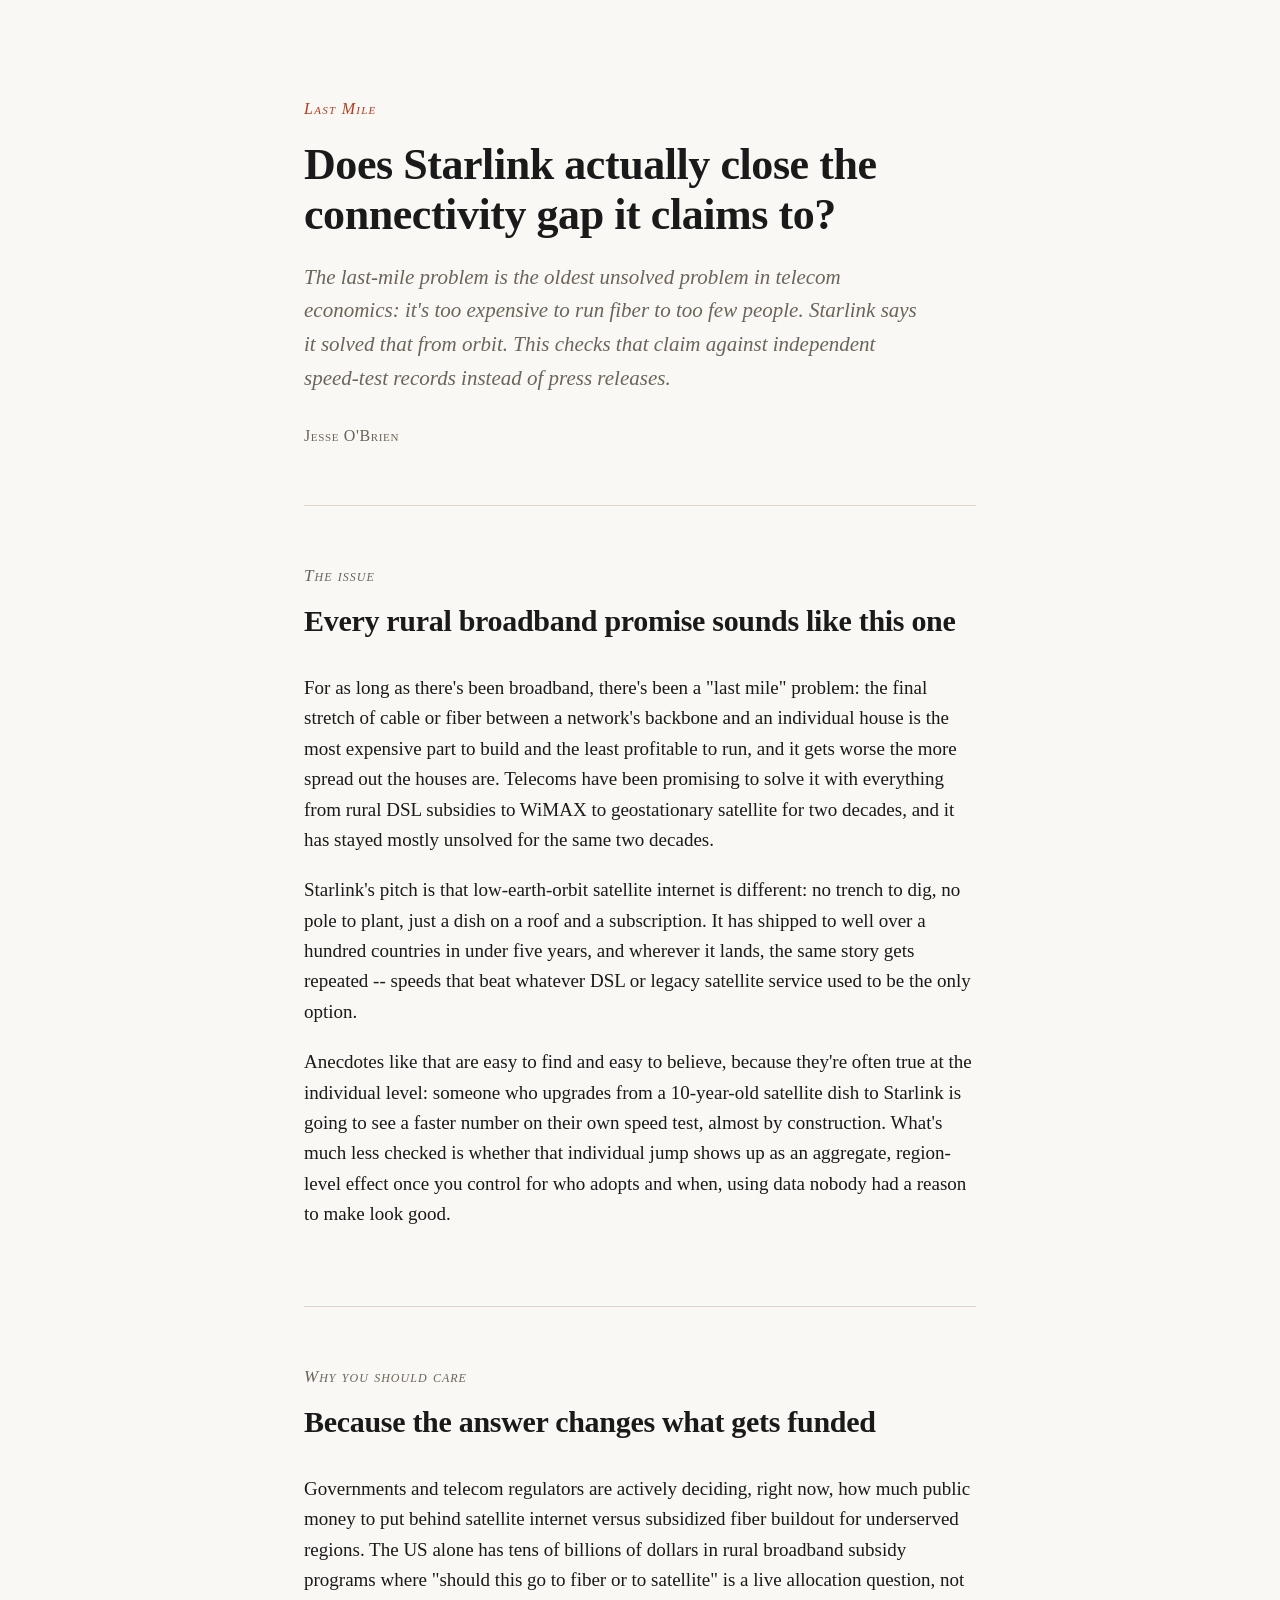
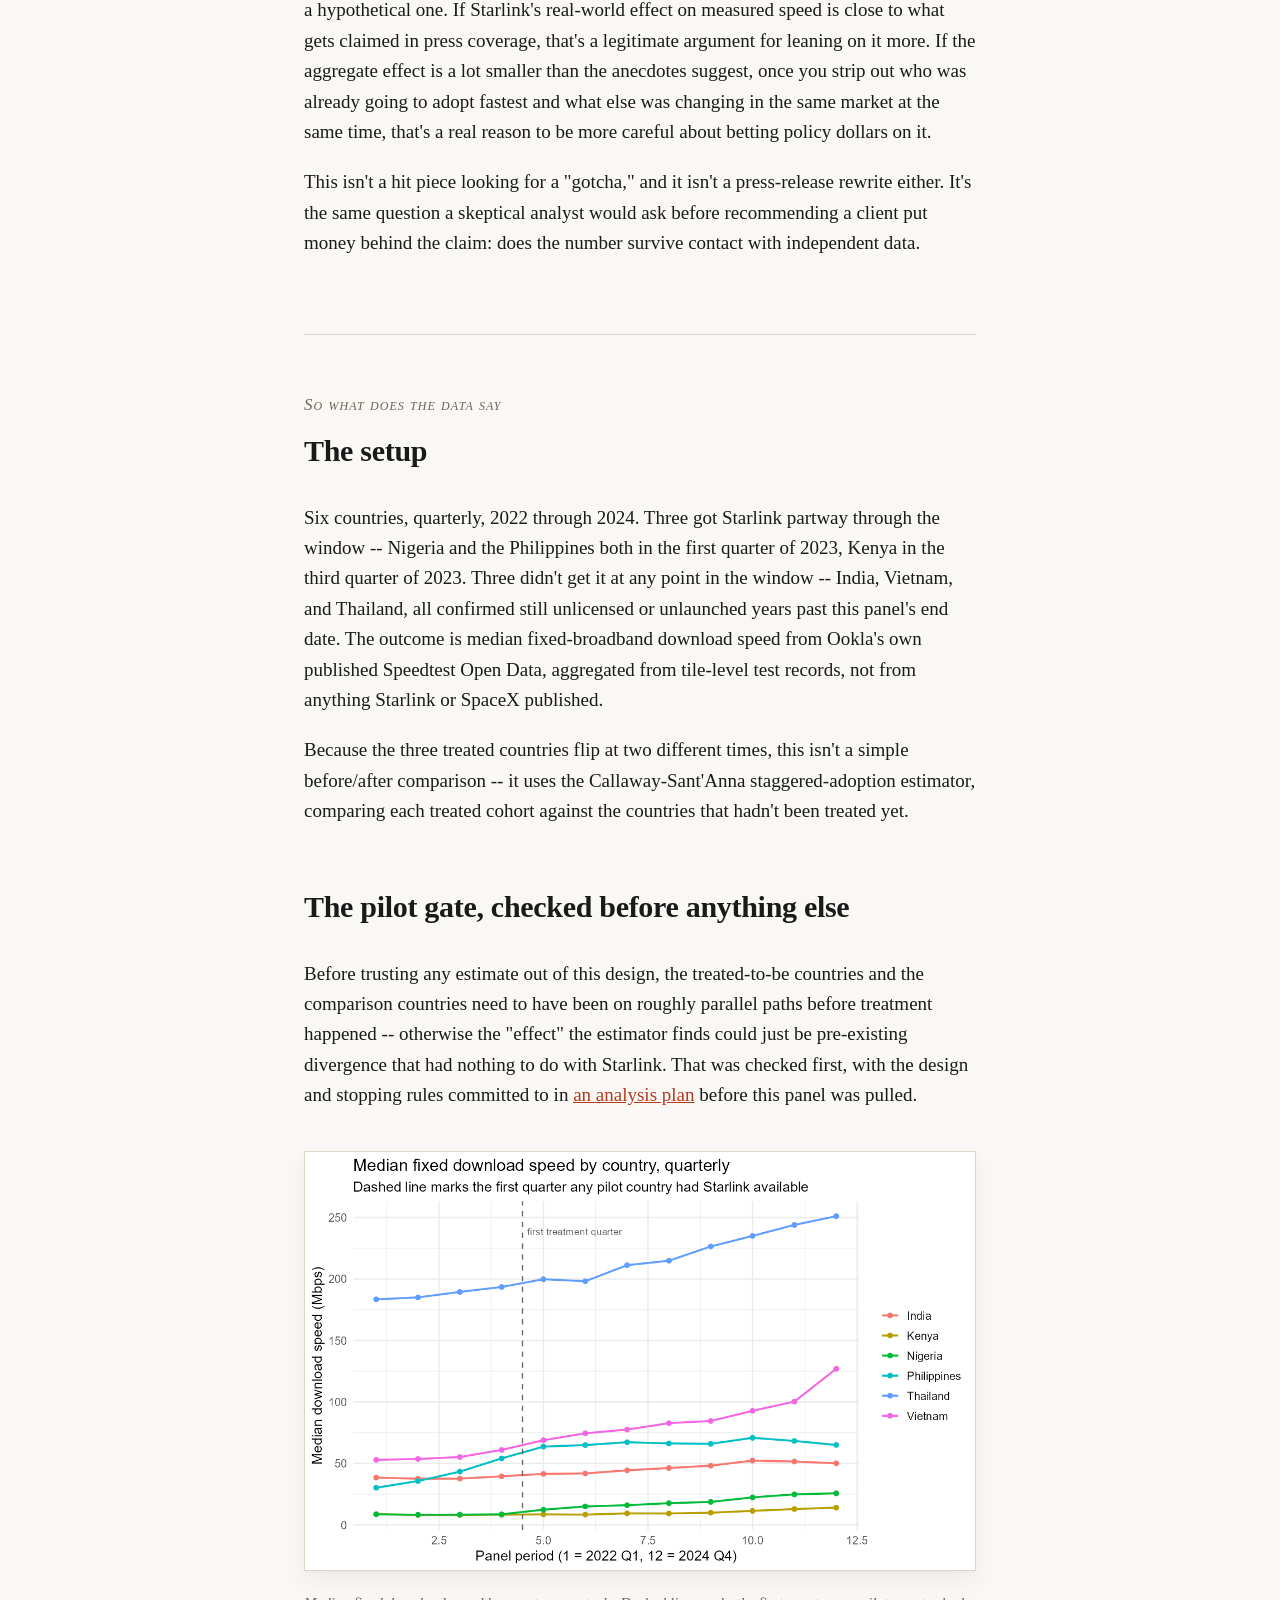
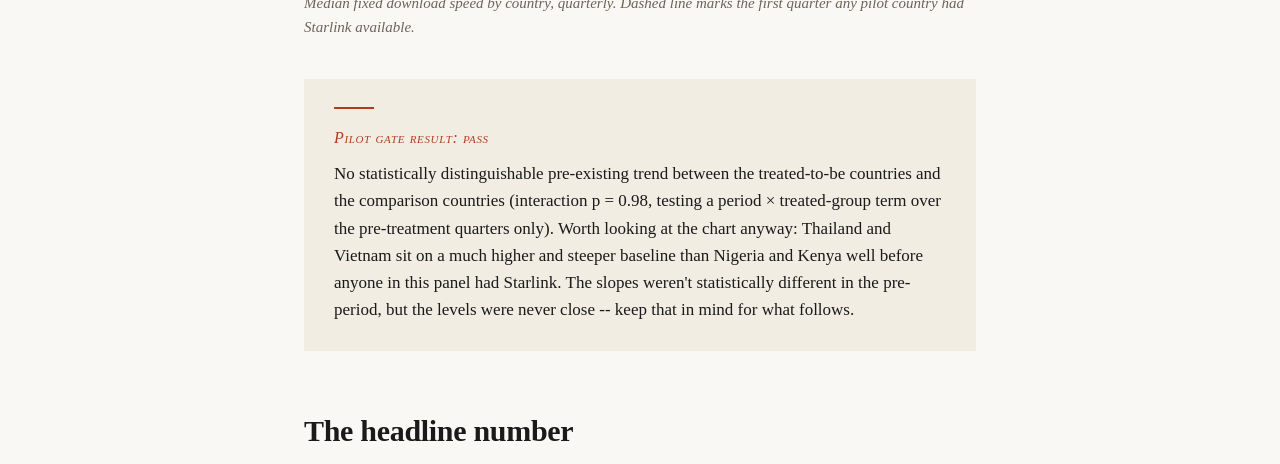
<file: index.html>
<!doctype html>
<html lang="en">
<head>
<meta charset="utf-8">
<title>Last Mile</title>
<meta http-equiv="refresh" content="0; url=site/">
<link rel="canonical" href="site/">
</head>
<body>
<p>Redirecting to <a href="site/">the write-up</a>.</p>
</body>
</html>
</file>
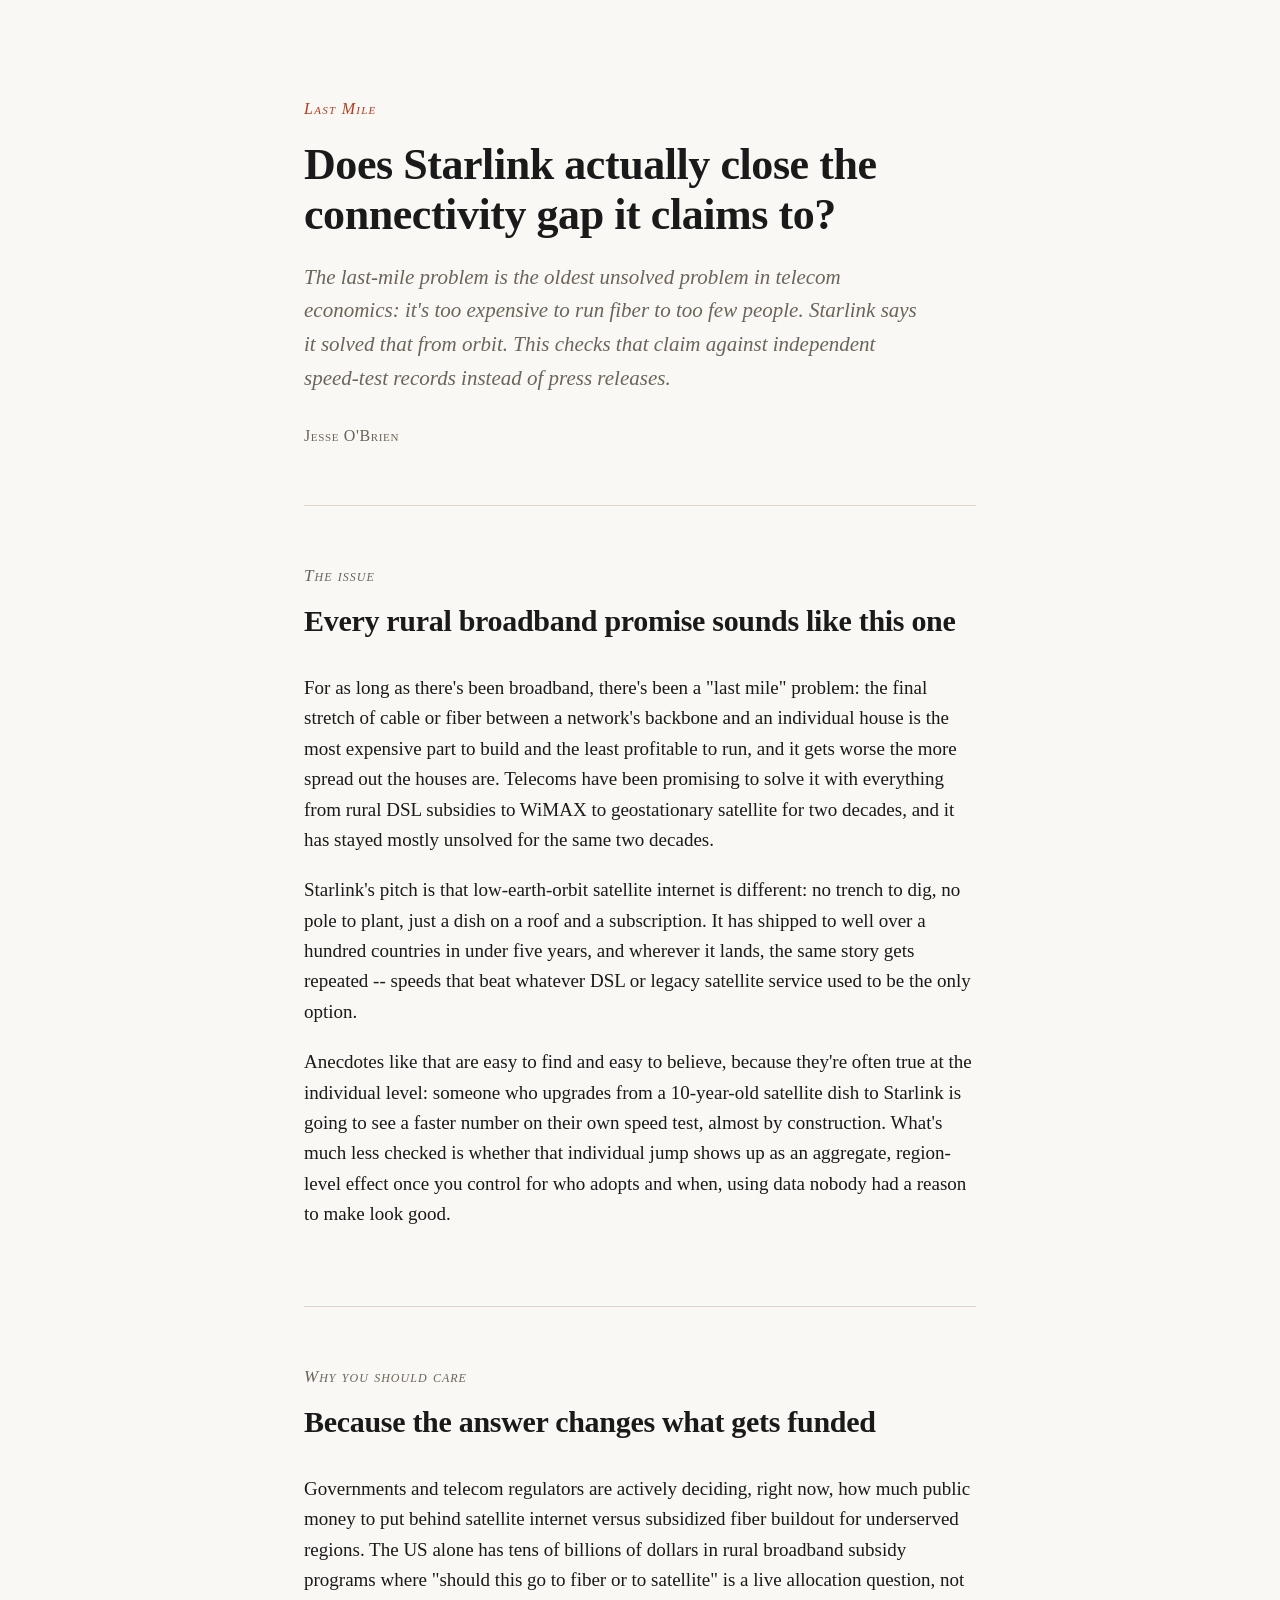
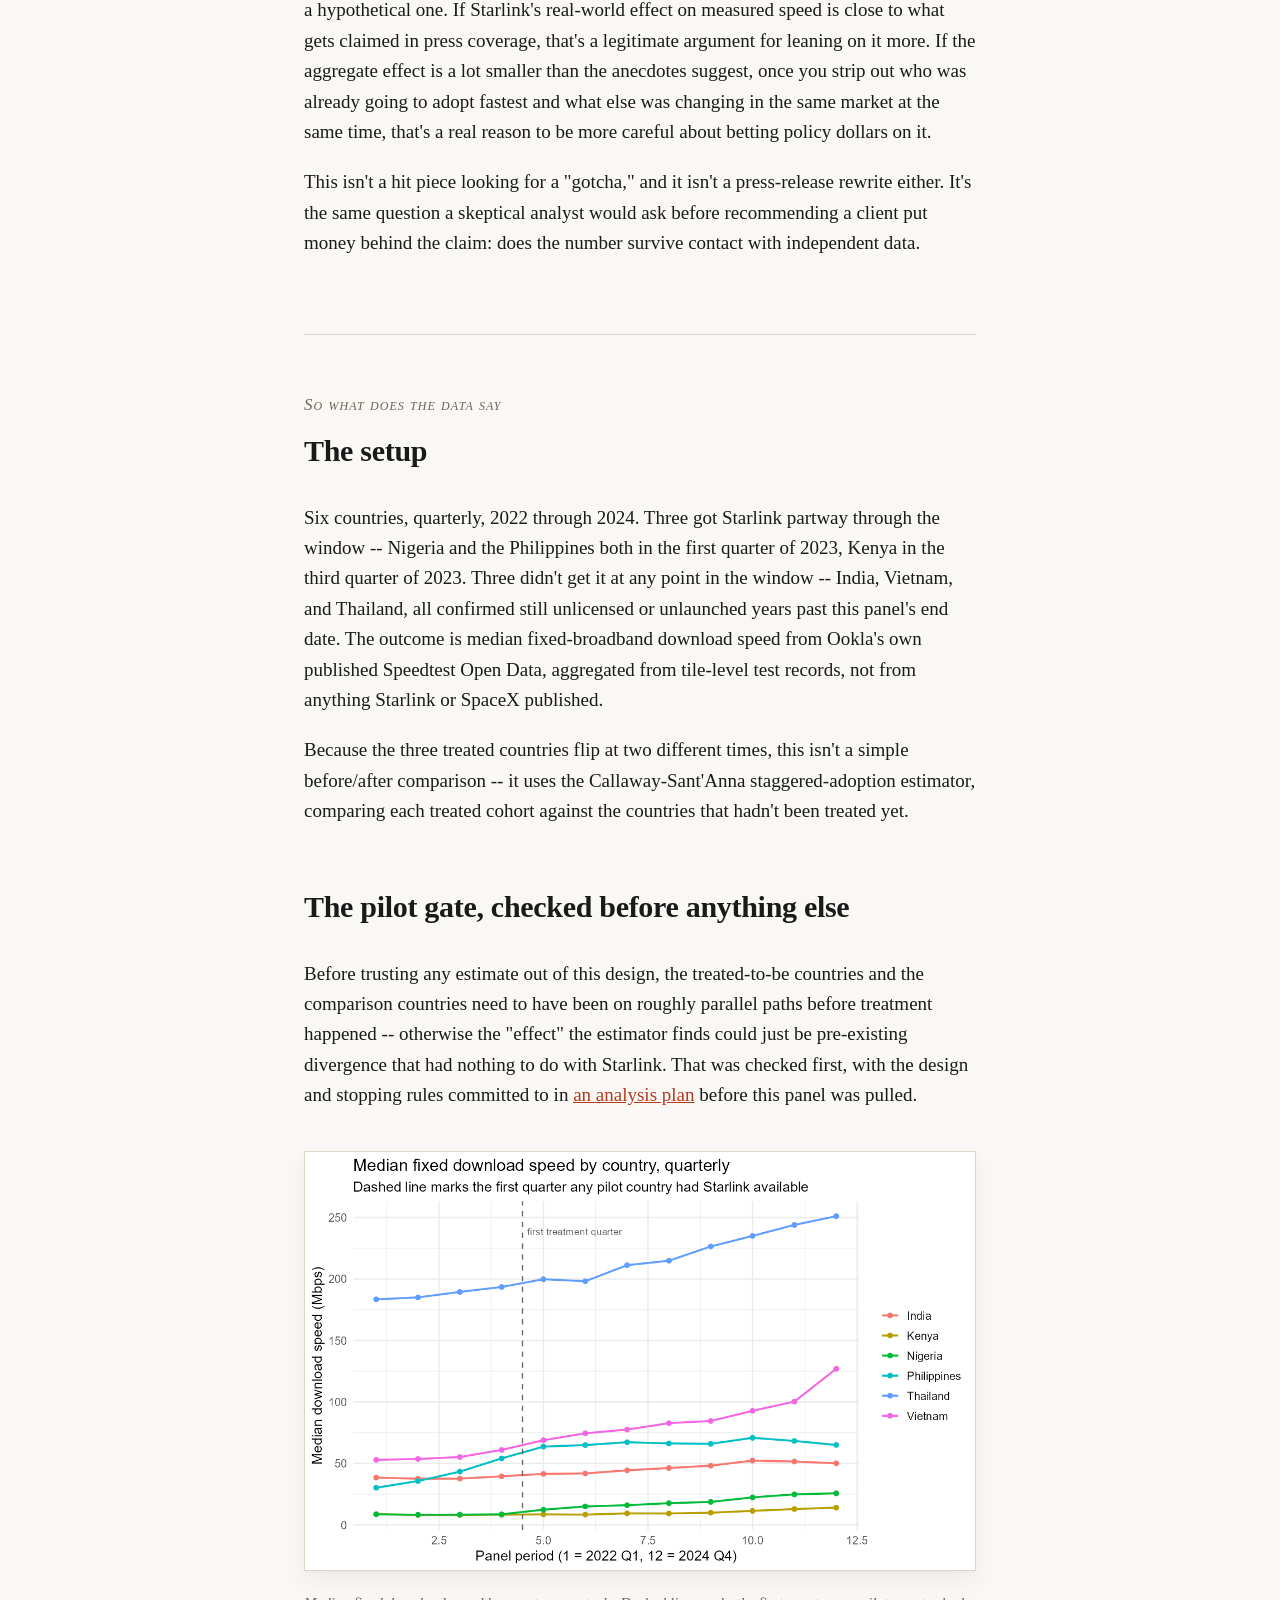
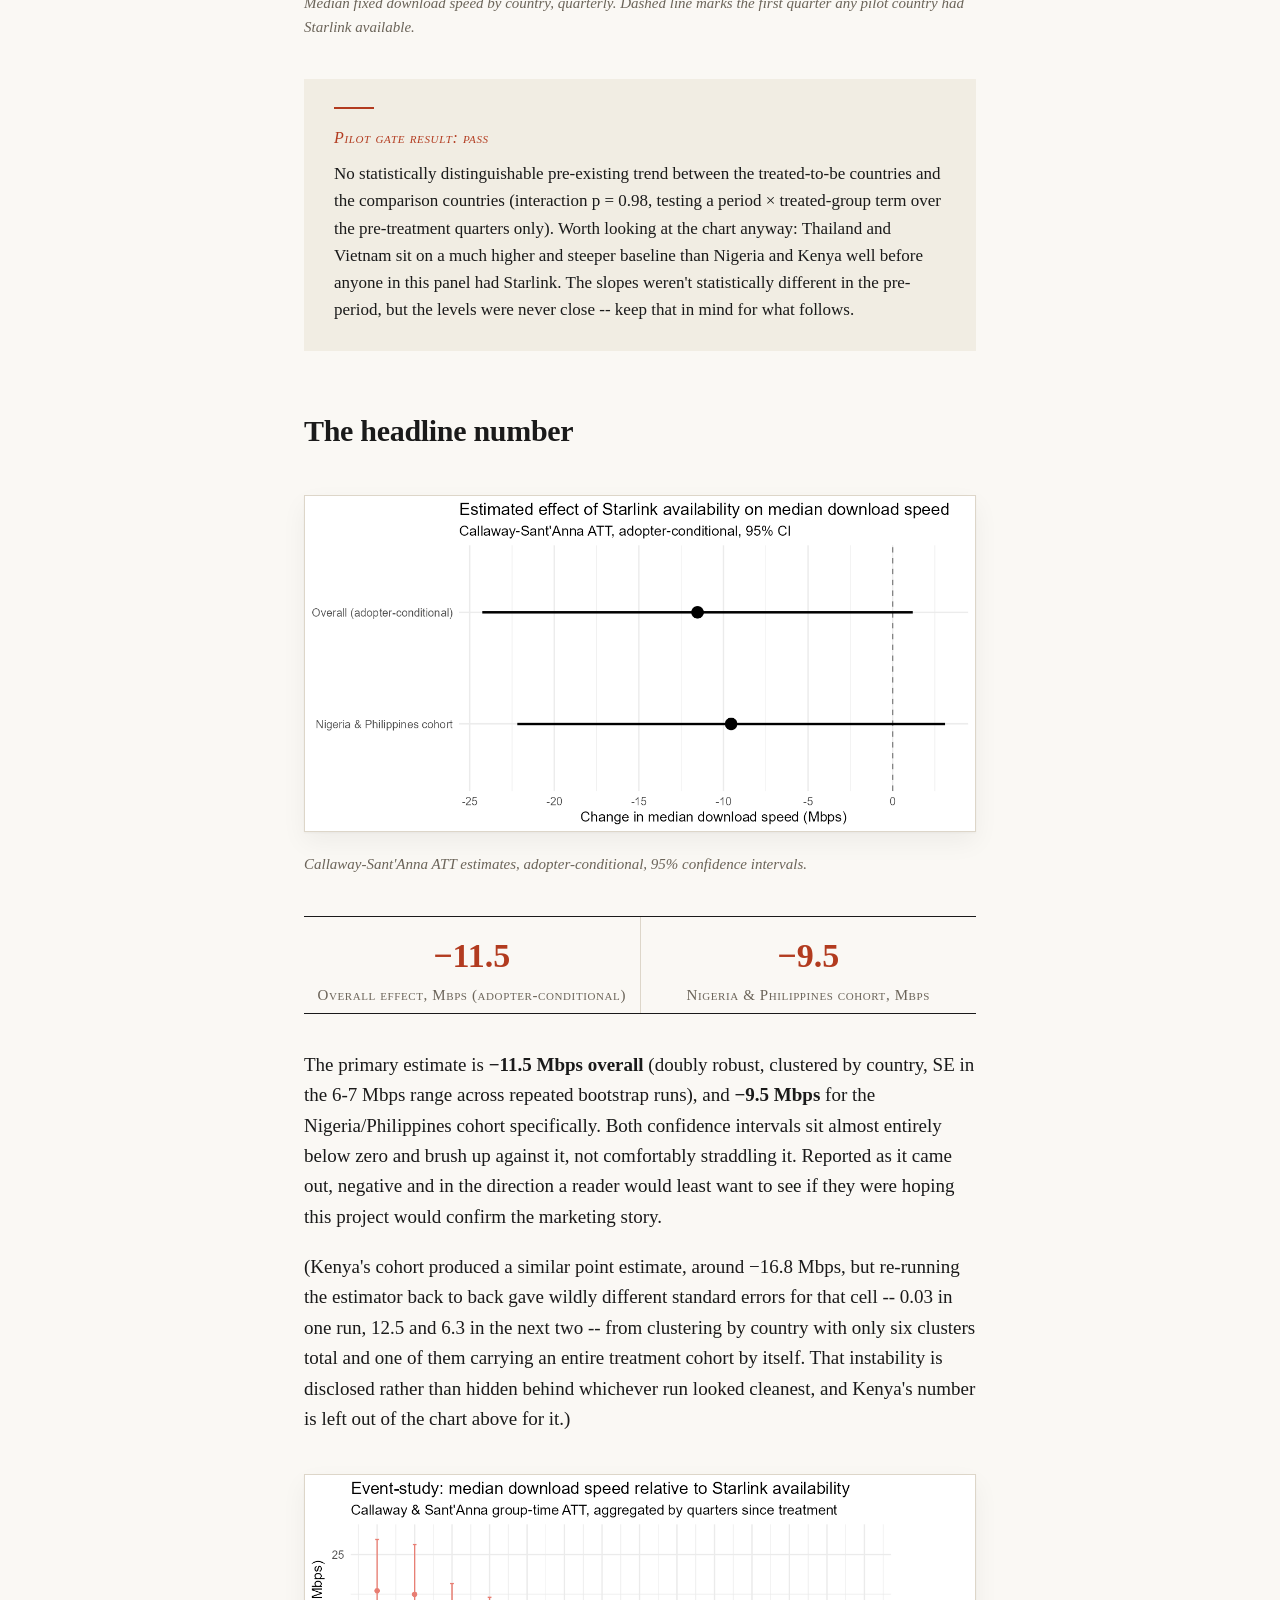
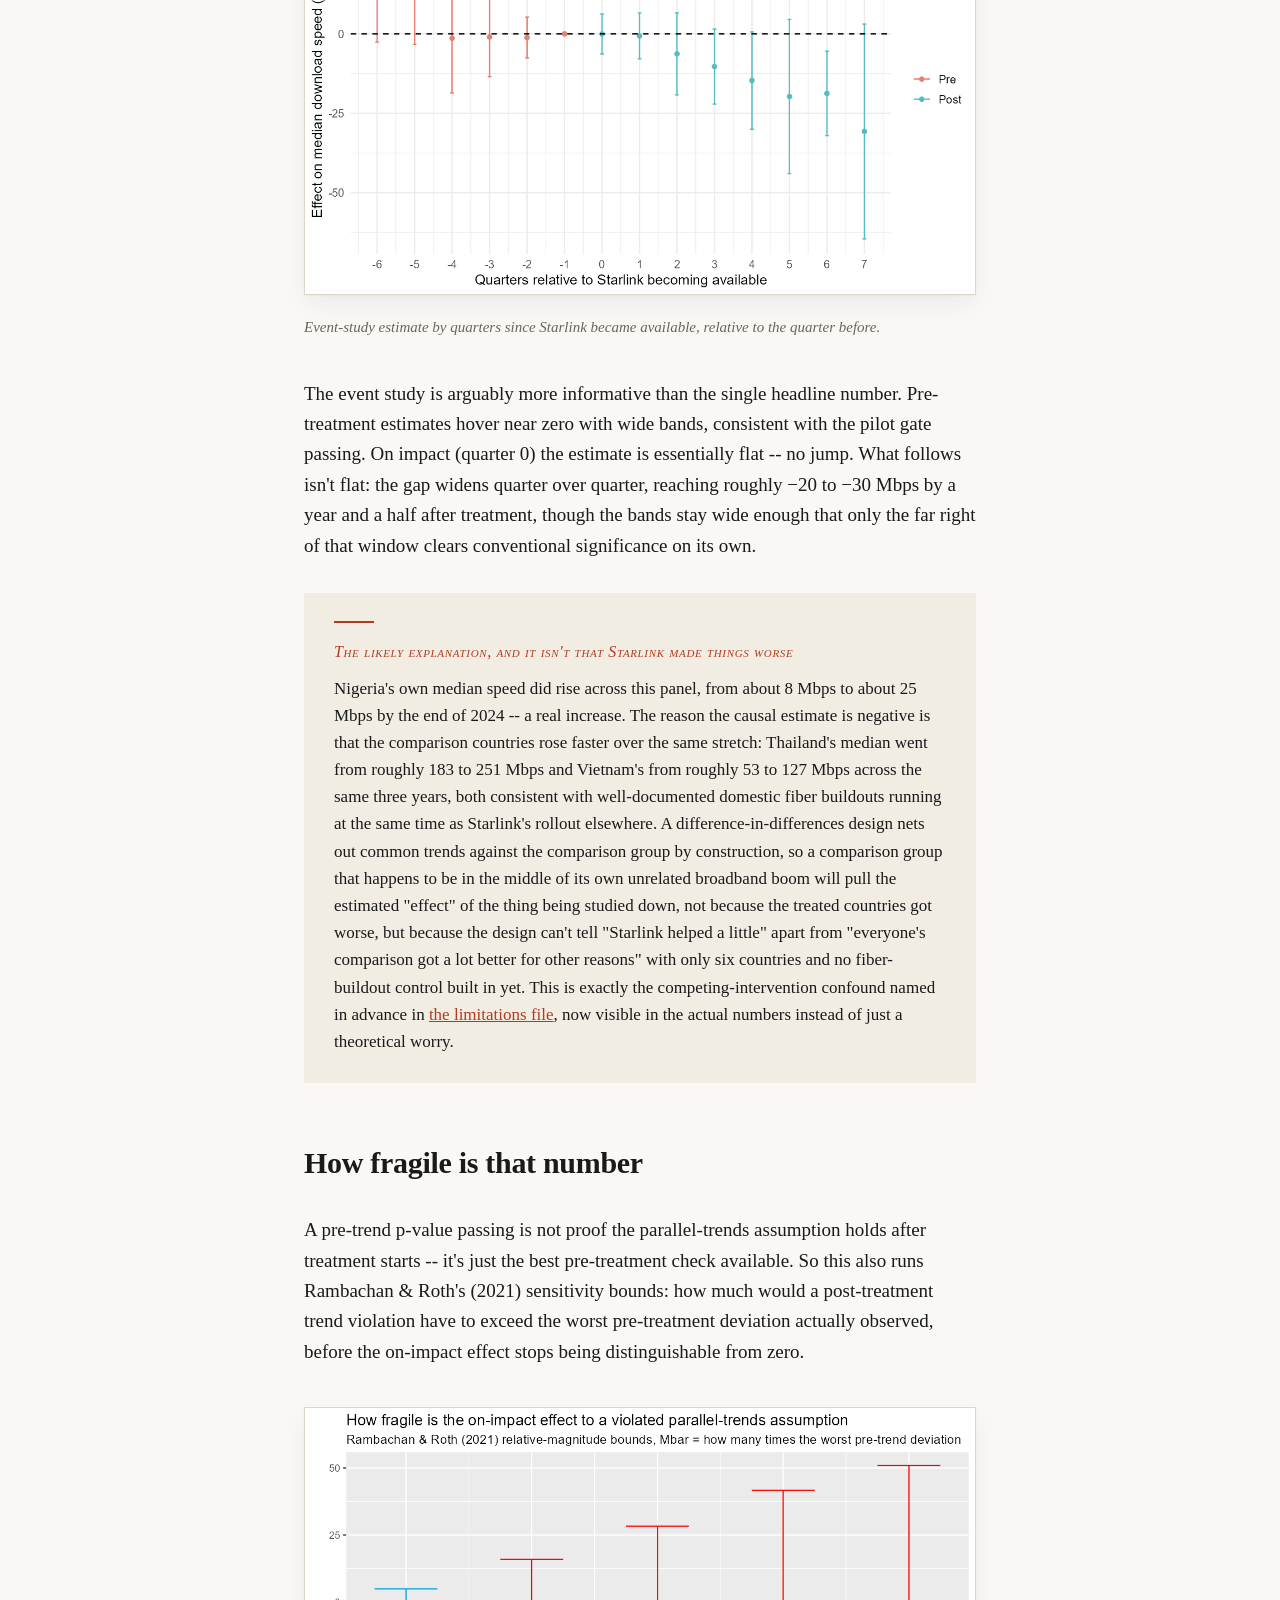
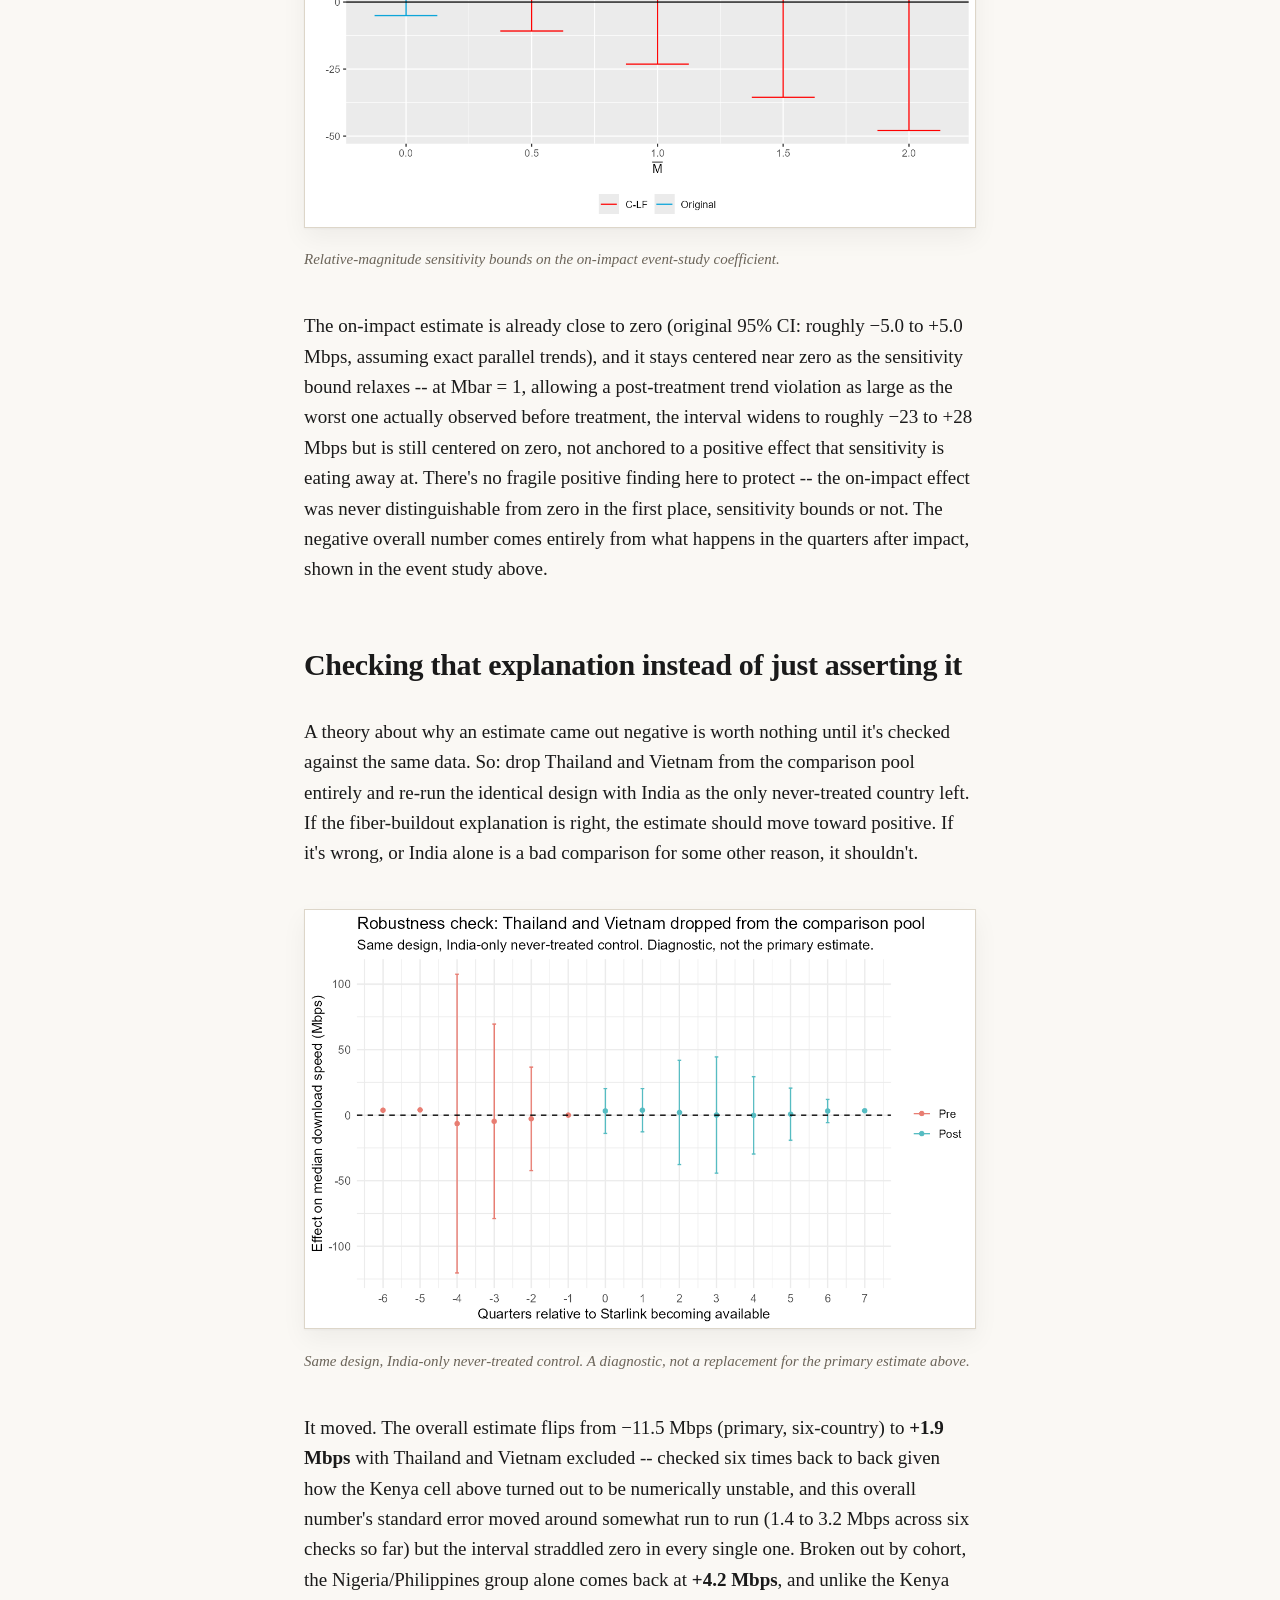
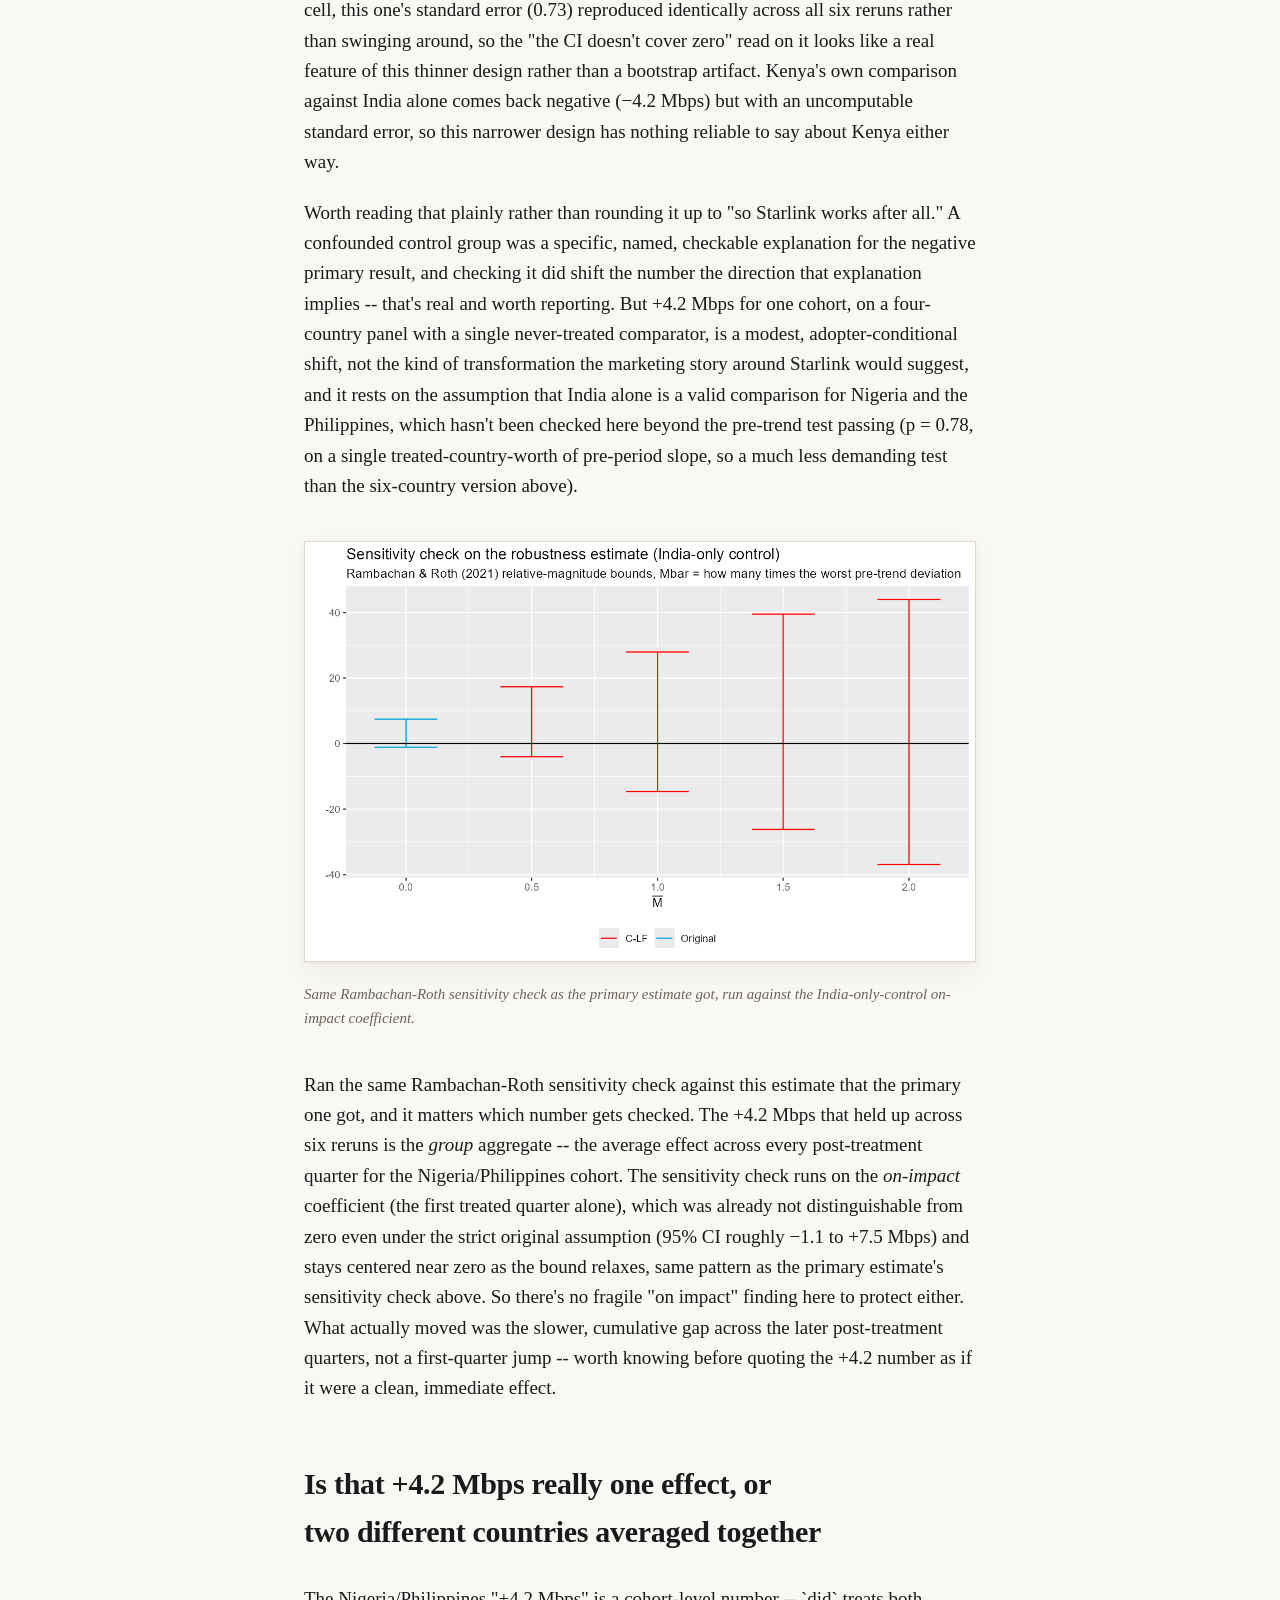
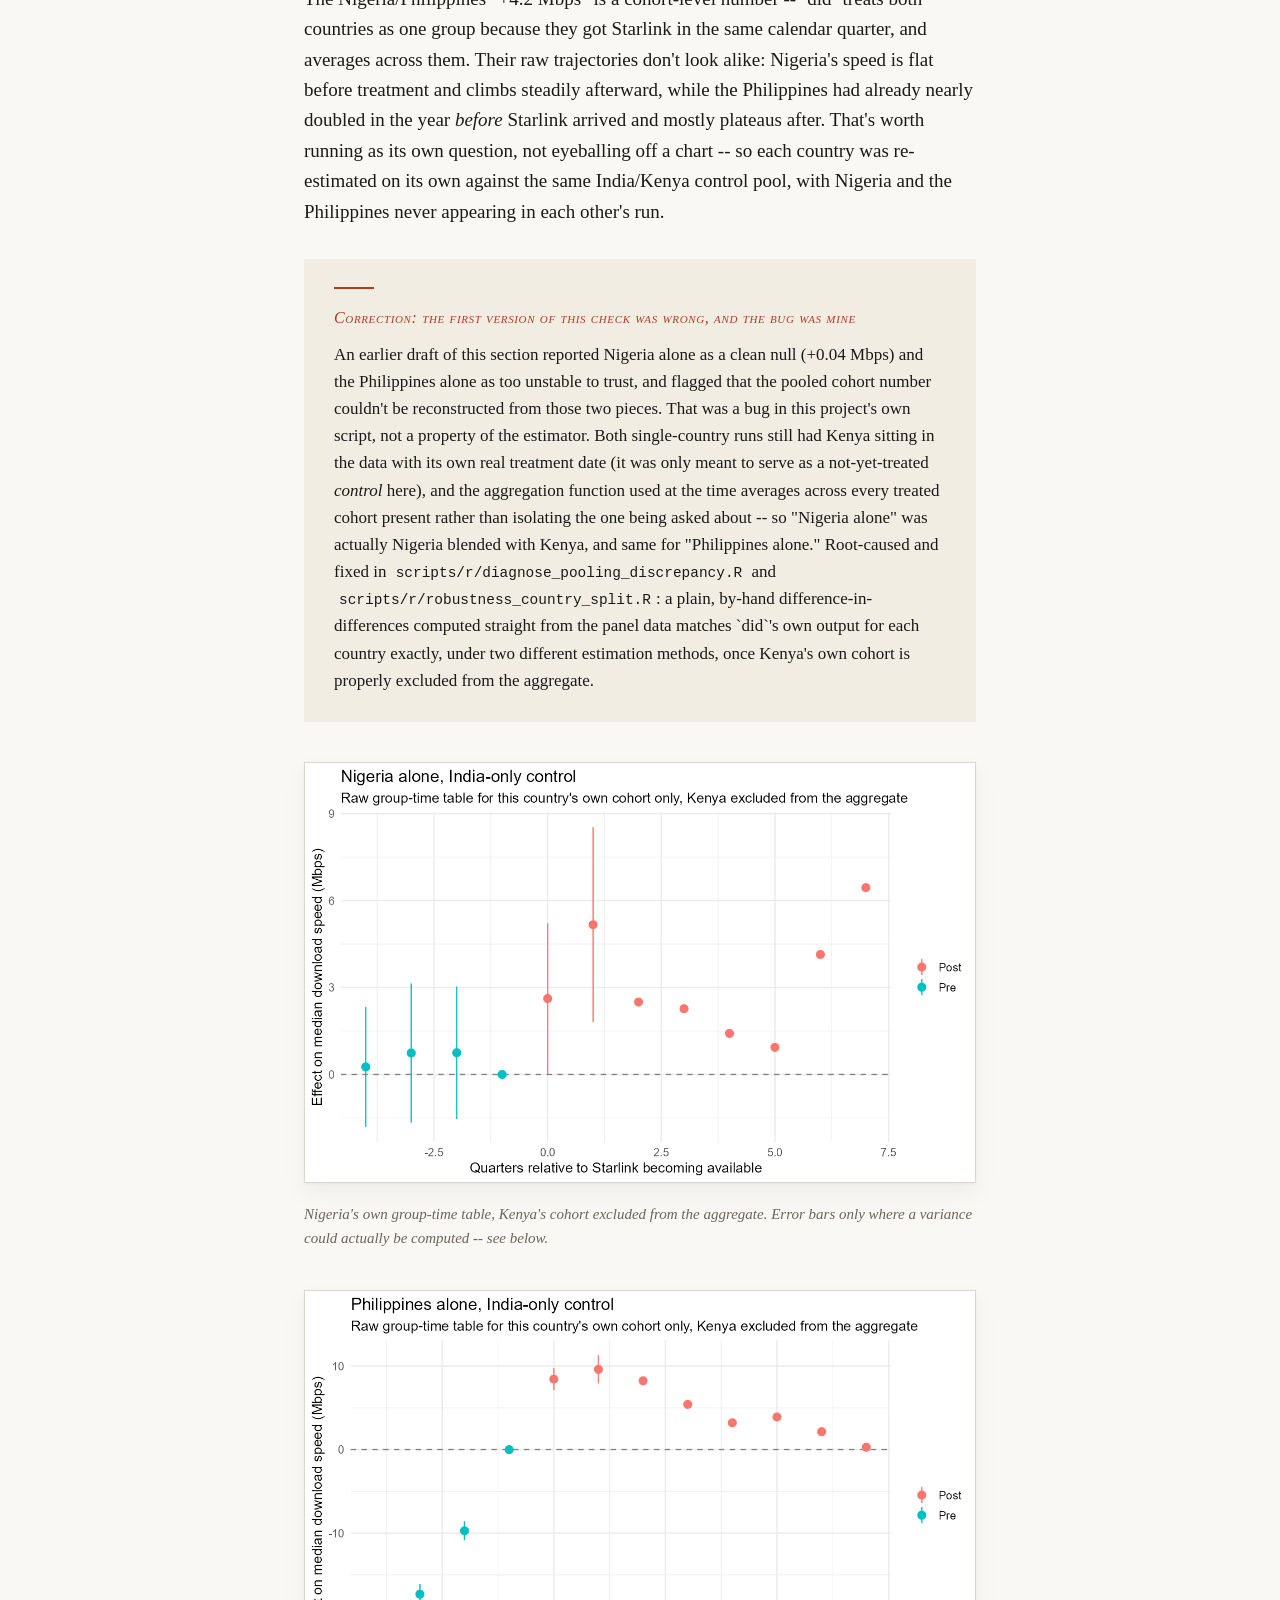
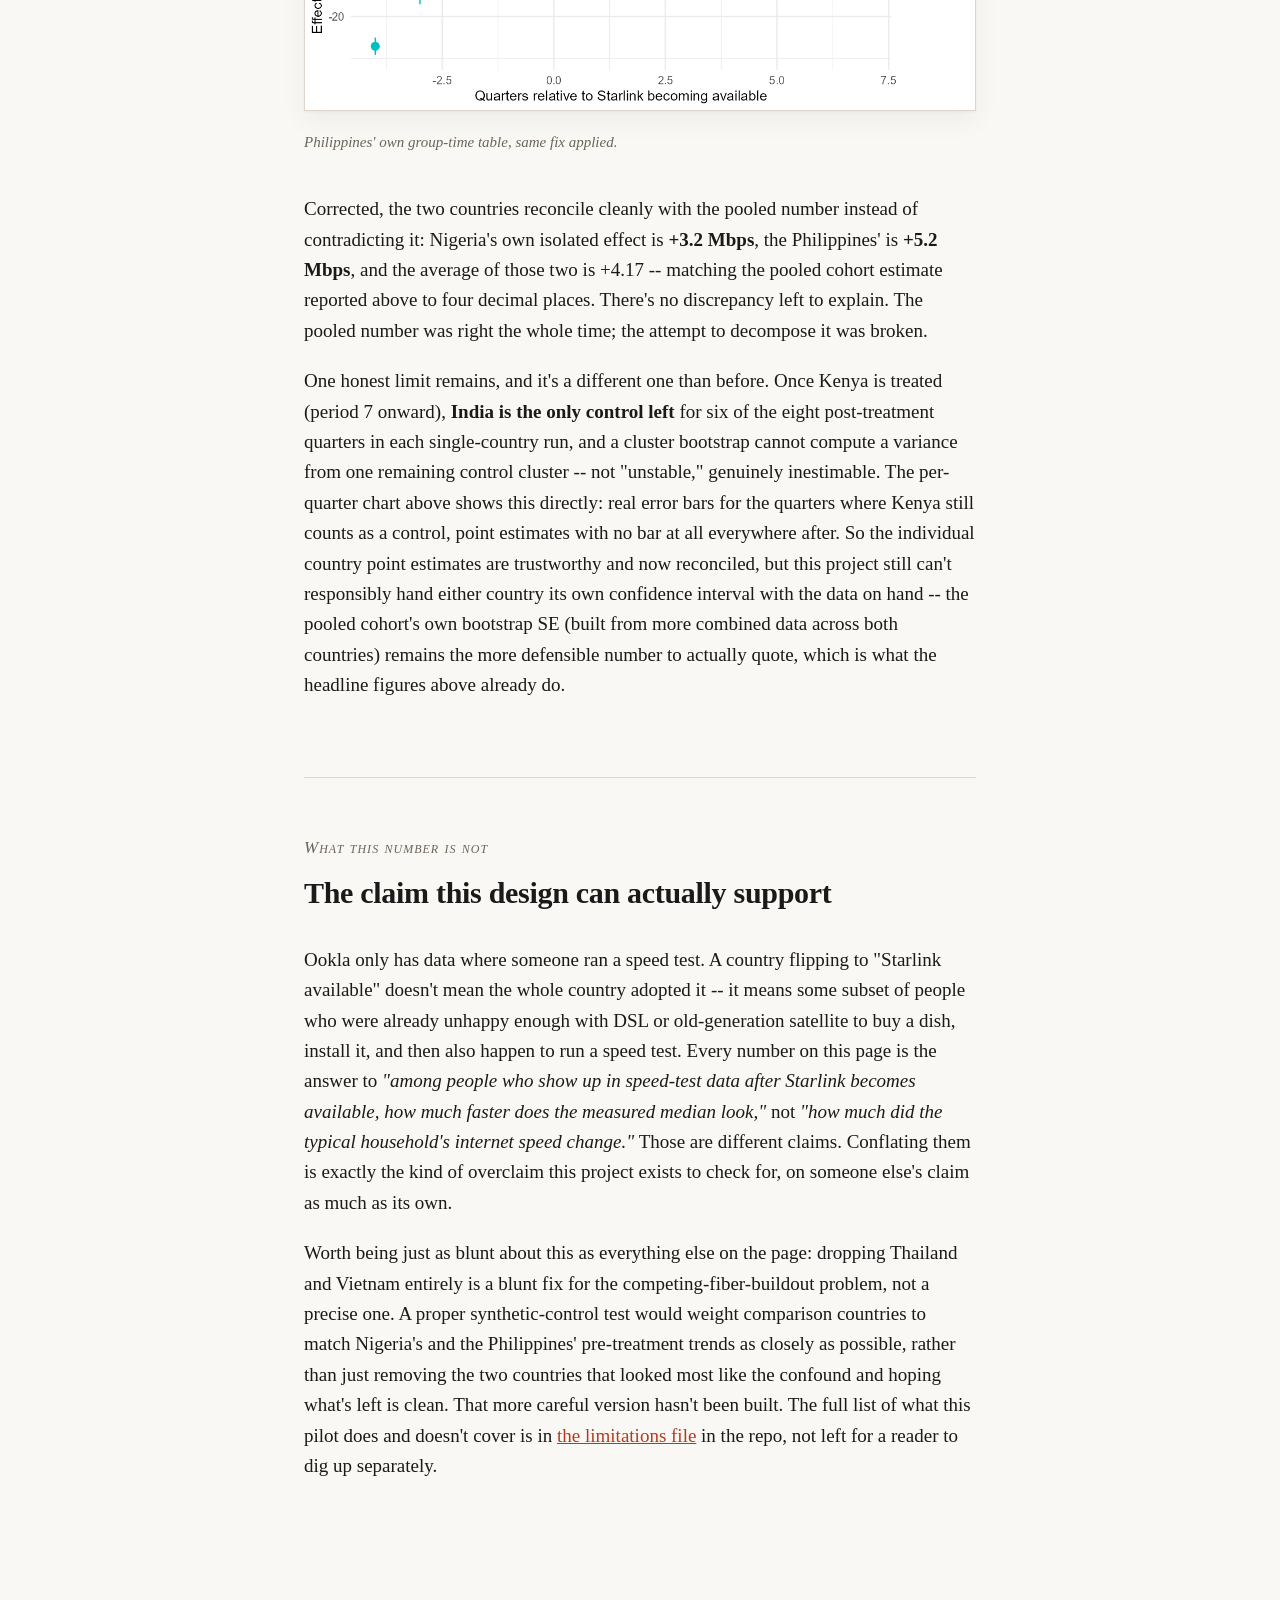
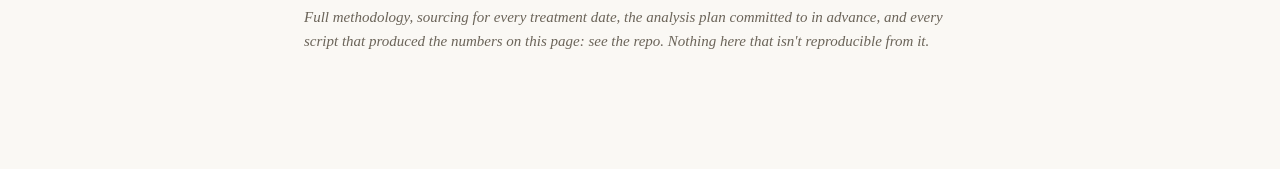
<file: site/index.html>
<!doctype html>
<html lang="en">
<head>
<meta charset="utf-8">
<meta name="viewport" content="width=device-width, initial-scale=1">
<title>Last Mile: Does Starlink Close the Connectivity Gap?</title>
<meta name="description" content="A Callaway-Sant'Anna staggered-adoption analysis of Starlink's effect on median broadband speed across six countries, checked against Ookla's independent speed-test data.">
<meta name="theme-color" content="#faf8f4">
<link rel="canonical" href="https://jjxobi.github.io/last-mile/">
<meta property="og:type" content="article">
<meta property="og:title" content="Last Mile: Does Starlink Close the Connectivity Gap?">
<meta property="og:description" content="A Callaway-Sant'Anna staggered-adoption analysis of Starlink's effect on median broadband speed across six countries, checked against Ookla's independent speed-test data.">
<meta property="og:url" content="https://jjxobi.github.io/last-mile/">
<meta property="og:image" content="https://jjxobi.github.io/last-mile/assets/headline_result.png">
<meta name="twitter:card" content="summary_large_image">
<link rel="icon" type="image/svg+xml" href="assets/favicon.svg">
<link rel="stylesheet" href="style.css">
</head>
<body>
<a class="skip-link" href="#main">Skip to content</a>

<div class="wrap">
  <header class="hero">
    <div class="kicker">Last Mile</div>
    <h1>Does Starlink actually close the connectivity gap it claims to?</h1>
    <p class="dek">
      The last-mile problem is the oldest unsolved problem in telecom
      economics: it's too expensive to run fiber to too few people.
      Starlink says it solved that from orbit. This checks that claim
      against independent speed-test records instead of press releases.
    </p>
    <div class="byline">Jesse O'Brien</div>
  </header>

  <main id="main">
    <section id="issue">
      <div class="section-label">The issue</div>
      <h2>Every rural broadband promise sounds like this one</h2>
      <p>
        For as long as there's been broadband, there's been a "last mile"
        problem: the final stretch of cable or fiber between a network's
        backbone and an individual house is the most expensive part to
        build and the least profitable to run, and it gets worse the more
        spread out the houses are. Telecoms have been promising to solve it
        with everything from rural DSL subsidies to WiMAX to geostationary
        satellite for two decades, and it has stayed mostly unsolved for
        the same two decades.
      </p>
      <p>
        Starlink's pitch is that low-earth-orbit satellite internet is
        different: no trench to dig, no pole to plant, just a dish on a
        roof and a subscription. It has shipped to well over a hundred
        countries in under five years, and wherever it lands, the same
        story gets repeated -- speeds that beat whatever DSL or legacy
        satellite service used to be the only option.
      </p>
      <p>
        Anecdotes like that are easy to find and easy to believe, because
        they're often true at the individual level: someone who upgrades
        from a 10-year-old satellite dish to Starlink is going to see a
        faster number on their own speed test, almost by construction.
        What's much less checked is whether that individual jump shows up
        as an aggregate, region-level effect once you control for who
        adopts and when, using data nobody had a reason to make look good.
      </p>
    </section>

    <section id="why-care">
      <div class="section-label">Why you should care</div>
      <h2>Because the answer changes what gets funded</h2>
      <p>
        Governments and telecom regulators are actively deciding, right
        now, how much public money to put behind satellite internet versus
        subsidized fiber buildout for underserved regions. The US alone has
        tens of billions of dollars in rural broadband subsidy programs
        where "should this go to fiber or to satellite" is a live
        allocation question, not a hypothetical one. If Starlink's
        real-world effect on measured speed is close to what gets claimed
        in press coverage, that's a legitimate argument for leaning on it
        more. If the aggregate effect is a lot smaller than the anecdotes
        suggest, once you strip out who was already going to adopt fastest
        and what else was changing in the same market at the same time,
        that's a real reason to be more careful about betting policy
        dollars on it.
      </p>
      <p>
        This isn't a hit piece looking for a "gotcha," and it isn't a
        press-release rewrite either. It's the same question a skeptical
        analyst would ask before recommending a client put money behind the
        claim: does the number survive contact with independent data.
      </p>
    </section>

    <section id="so-what">
      <div class="section-label">So what does the data say</div>
      <h2>The setup</h2>
      <p>
        Six countries, quarterly, 2022 through 2024. Three got Starlink
        partway through the window -- Nigeria and the Philippines both in
        the first quarter of 2023, Kenya in the third quarter of 2023.
        Three didn't get it at any point in the window -- India, Vietnam,
        and Thailand, all confirmed still unlicensed or unlaunched years
        past this panel's end date. The outcome is median fixed-broadband
        download speed from Ookla's own published Speedtest Open Data,
        aggregated from tile-level test records, not from anything Starlink
        or SpaceX published.
      </p>
      <p>
        Because the three treated countries flip at two different times,
        this isn't a simple before/after comparison -- it uses the
        Callaway-Sant'Anna staggered-adoption estimator, comparing each
        treated cohort against the countries that hadn't been treated yet.
      </p>

      <h2 style="margin-top:56px;">The pilot gate, checked before anything else</h2>
      <p>
        Before trusting any estimate out of this design, the treated-to-be
        countries and the comparison countries need to have been on
        roughly parallel paths before treatment happened -- otherwise the
        "effect" the estimator finds could just be pre-existing divergence
        that had nothing to do with Starlink. That was checked first, with
        the design and stopping rules committed to in
        <a href="https://github.com/jjxobi/last-mile/blob/master/docs/preregistration.md">an analysis plan</a>
        before this panel was pulled.
      </p>

      <figure>
        <img src="assets/pretrend.png" alt="Median fixed download speed by country, quarterly, 2022 through 2024">
        <figcaption>Median fixed download speed by country, quarterly. Dashed line marks the first quarter any pilot country had Starlink available.</figcaption>
      </figure>

      <div class="callout" id="pilot-gate-result">
        <div class="callout-label">Pilot gate result: pass</div>
        <p>
          No statistically distinguishable pre-existing trend between the
          treated-to-be countries and the comparison countries
          (interaction p = 0.98, testing a period &times; treated-group
          term over the pre-treatment quarters only). Worth looking at the
          chart anyway: Thailand and Vietnam sit on a much higher and
          steeper baseline than Nigeria and Kenya well before anyone in
          this panel had Starlink. The slopes weren't statistically
          different in the pre-period, but the levels were never close --
          keep that in mind for what follows.
        </p>
      </div>

      <h2 style="margin-top:56px;">The headline number</h2>
      <figure>
        <img src="assets/headline_result.png" alt="Estimated effect of Starlink availability on median download speed, by cohort">
        <figcaption>Callaway-Sant'Anna ATT estimates, adopter-conditional, 95% confidence intervals.</figcaption>
      </figure>

      <div class="stat-row" id="headline-stats">
        <div class="stat">
          <div class="num">&minus;11.5</div>
          <div class="label">Overall effect, Mbps (adopter-conditional)</div>
        </div>
        <div class="stat">
          <div class="num">&minus;9.5</div>
          <div class="label">Nigeria &amp; Philippines cohort, Mbps</div>
        </div>
      </div>

      <p>
        The primary estimate is <strong>&minus;11.5 Mbps overall</strong>
        (doubly robust, clustered by country, SE in the 6-7 Mbps range
        across repeated bootstrap runs), and <strong>&minus;9.5 Mbps</strong>
        for the Nigeria/Philippines cohort specifically. Both confidence
        intervals sit almost entirely below zero and brush up against it,
        not comfortably straddling it. Reported as it came out, negative
        and in the direction a reader would least want to see if they were
        hoping this project would confirm the marketing story.
      </p>
      <p>
        (Kenya's cohort produced a similar point estimate,
        around &minus;16.8 Mbps, but re-running the estimator back to back
        gave wildly different standard errors for that cell -- 0.03 in one
        run, 12.5 and 6.3 in the next two -- from clustering by country
        with only six clusters total and one of them carrying an entire
        treatment cohort by itself. That instability is disclosed rather
        than hidden behind whichever run looked cleanest, and Kenya's
        number is left out of the chart above for it.)
      </p>

      <figure>
        <img src="assets/event_study.png" alt="Event study: median download speed relative to Starlink availability, by quarters since treatment">
        <figcaption>Event-study estimate by quarters since Starlink became available, relative to the quarter before.</figcaption>
      </figure>

      <p>
        The event study is arguably more informative than the single
        headline number. Pre-treatment estimates hover near zero with wide
        bands, consistent with the pilot gate passing. On impact (quarter
        0) the estimate is essentially flat -- no jump. What follows isn't
        flat: the gap widens quarter over quarter, reaching roughly
        &minus;20 to &minus;30 Mbps by a year and a half after treatment,
        though the bands stay wide enough that only the far right of that
        window clears conventional significance on its own.
      </p>
      <div class="callout">
        <div class="callout-label">The likely explanation, and it isn't that Starlink made things worse</div>
        <p>
          Nigeria's own median speed did rise across this panel, from about
          8 Mbps to about 25 Mbps by the end of 2024 -- a real increase.
          The reason the causal estimate is negative is that the comparison
          countries rose faster over the same stretch: Thailand's median
          went from roughly 183 to 251 Mbps and Vietnam's from roughly 53
          to 127 Mbps across the same three years, both consistent with
          well-documented domestic fiber buildouts running at the same
          time as Starlink's rollout elsewhere. A difference-in-differences
          design nets out common trends against the comparison group by
          construction, so a comparison group that happens to be in the
          middle of its own unrelated broadband boom will pull the
          estimated "effect" of the thing being studied down, not because
          the treated countries got worse, but because the design can't
          tell "Starlink helped a little" apart from "everyone's
          comparison got a lot better for other reasons" with only six
          countries and no fiber-buildout control built in yet. This is
          exactly the competing-intervention confound named in advance in
          <a href="https://github.com/jjxobi/last-mile/blob/master/docs/limitations.md">the limitations file</a>, now
          visible in the actual numbers instead of just a theoretical
          worry.
        </p>
      </div>

      <h2 style="margin-top:56px;">How fragile is that number</h2>
      <p>
        A pre-trend p-value passing is not proof the parallel-trends
        assumption holds after treatment starts -- it's just the best
        pre-treatment check available. So this also runs Rambachan &amp;
        Roth's (2021) sensitivity bounds: how much would a post-treatment
        trend violation have to exceed the worst pre-treatment deviation
        actually observed, before the on-impact effect stops being
        distinguishable from zero.
      </p>
      <figure>
        <img src="assets/sensitivity.png" alt="Rambachan and Roth relative magnitude sensitivity bounds">
        <figcaption>Relative-magnitude sensitivity bounds on the on-impact event-study coefficient.</figcaption>
      </figure>
      <p>
        The on-impact estimate is already close to zero (original 95% CI:
        roughly &minus;5.0 to +5.0 Mbps, assuming exact parallel trends),
        and it stays centered near zero as the sensitivity bound relaxes --
        at Mbar = 1, allowing a post-treatment trend violation as large as
        the worst one actually observed before treatment, the interval
        widens to roughly &minus;23 to +28 Mbps but is still centered on
        zero, not anchored to a positive effect that sensitivity is eating
        away at. There's no fragile positive finding here to protect --
        the on-impact effect was never distinguishable from zero in the
        first place, sensitivity bounds or not. The negative overall
        number comes entirely from what happens in the quarters after
        impact, shown in the event study above.
      </p>

      <h2 style="margin-top:56px;">Checking that explanation instead of just asserting it</h2>
      <p>
        A theory about why an estimate came out negative is worth nothing
        until it's checked against the same data. So: drop Thailand and
        Vietnam from the comparison pool entirely and re-run the identical
        design with India as the only never-treated country left.
        If the fiber-buildout explanation is right, the estimate should
        move toward positive. If it's wrong, or India alone is a bad
        comparison for some other reason, it shouldn't.
      </p>
      <figure>
        <img src="assets/robustness_narrow_control.png" alt="Robustness check event study with Thailand and Vietnam dropped from the comparison pool">
        <figcaption>Same design, India-only never-treated control. A diagnostic, not a replacement for the primary estimate above.</figcaption>
      </figure>
      <p>
        It moved. The overall estimate flips from &minus;11.5 Mbps
        (primary, six-country) to <strong>+1.9 Mbps</strong> with Thailand
        and Vietnam excluded -- checked six times back to back given how
        the Kenya cell above turned out to be numerically unstable, and
        this overall number's standard error moved around somewhat run to
        run (1.4 to 3.2 Mbps across six checks so far) but the interval
        straddled zero in every single one. Broken out by cohort, the
        Nigeria/Philippines group alone comes back at
        <strong>+4.2 Mbps</strong>, and unlike the Kenya cell,
        this one's standard error (0.73) reproduced identically across all
        six reruns rather than swinging around, so the "the CI doesn't
        cover zero" read on it looks like a real feature of this thinner
        design rather than a bootstrap artifact. Kenya's own comparison
        against India alone comes back negative (&minus;4.2 Mbps) but with
        an uncomputable standard error, so this narrower design has nothing
        reliable to say about Kenya either way.
      </p>
      <p>
        Worth reading that plainly rather than rounding it up to "so
        Starlink works after all." A confounded control group was a
        specific, named, checkable explanation for the negative primary
        result, and checking it did shift the number the direction that
        explanation implies -- that's real and worth reporting. But +4.2
        Mbps for one cohort, on a four-country panel with a single
        never-treated comparator, is a modest, adopter-conditional shift,
        not the kind of transformation the marketing story around Starlink
        would suggest, and it rests on the assumption that India alone is
        a valid comparison for Nigeria and the Philippines, which hasn't
        been checked here beyond the pre-trend test passing (p = 0.78, on
        a single treated-country-worth of pre-period slope, so a much less
        demanding test than the six-country version above).
      </p>

      <figure>
        <img src="assets/robustness_sensitivity.png" alt="Rambachan and Roth relative magnitude sensitivity bounds on the robustness estimate">
        <figcaption>Same Rambachan-Roth sensitivity check as the primary estimate got, run against the India-only-control on-impact coefficient.</figcaption>
      </figure>

      <p>
        Ran the same Rambachan-Roth sensitivity check against this estimate
        that the primary one got, and it matters which number gets checked.
        The +4.2 Mbps that held up across six reruns is the
        <em>group</em> aggregate -- the average effect across every
        post-treatment quarter for the Nigeria/Philippines cohort. The
        sensitivity check runs on the <em>on-impact</em> coefficient (the
        first treated quarter alone), which was already not distinguishable
        from zero even under the strict original assumption (95% CI
        roughly &minus;1.1 to +7.5 Mbps) and stays centered near zero as
        the bound relaxes, same pattern as the primary estimate's
        sensitivity check above. So there's no fragile "on impact" finding
        here to protect either. What actually moved was the slower,
        cumulative gap across the later post-treatment quarters, not a
        first-quarter jump -- worth knowing before quoting the +4.2 number
        as if it were a clean, immediate effect.
      </p>
      <h2 style="margin-top:56px;">Is that +4.2 Mbps really one effect, or two different countries averaged together</h2>
      <p>
        The Nigeria/Philippines "+4.2 Mbps" is a cohort-level number --
        `did` treats both countries as one group because they got Starlink
        in the same calendar quarter, and averages across them. Their raw
        trajectories don't look alike: Nigeria's speed is flat before
        treatment and climbs steadily afterward, while the Philippines had
        already nearly doubled in the year <em>before</em> Starlink arrived
        and mostly plateaus after. That's worth running as its own
        question, not eyeballing off a chart -- so each country was
        re-estimated on its own against the same India/Kenya control pool,
        with Nigeria and the Philippines never appearing in each other's
        run.
      </p>
      <div class="callout">
        <div class="callout-label">Correction: the first version of this check was wrong, and the bug was mine</div>
        <p>
          An earlier draft of this section reported Nigeria alone as a
          clean null (+0.04 Mbps) and the Philippines alone as too
          unstable to trust, and flagged that the pooled cohort number
          couldn't be reconstructed from those two pieces. That was a bug
          in this project's own script, not a property of the estimator.
          Both single-country runs still had Kenya sitting in the data
          with its own real treatment date (it was only meant to serve as
          a not-yet-treated <em>control</em> here), and the aggregation
          function used at the time averages across every treated cohort
          present rather than isolating the one being asked about -- so
          "Nigeria alone" was actually Nigeria blended with Kenya, and
          same for "Philippines alone." Root-caused and fixed in
          <code>scripts/r/diagnose_pooling_discrepancy.R</code> and
          <code>scripts/r/robustness_country_split.R</code>: a plain,
          by-hand difference-in-differences computed straight from the
          panel data matches `did`'s own output for each country exactly,
          under two different estimation methods, once Kenya's own cohort
          is properly excluded from the aggregate.
        </p>
      </div>
      <figure>
        <img src="assets/robustness_nigeria_only.png" alt="Nigeria estimated alone against the India-only control, Kenya's own cohort excluded">
        <figcaption>Nigeria's own group-time table, Kenya's cohort excluded from the aggregate. Error bars only where a variance could actually be computed -- see below.</figcaption>
      </figure>
      <figure>
        <img src="assets/robustness_philippines_only.png" alt="Philippines estimated alone against the India-only control, Kenya's own cohort excluded">
        <figcaption>Philippines' own group-time table, same fix applied.</figcaption>
      </figure>
      <p>
        Corrected, the two countries reconcile cleanly with the pooled
        number instead of contradicting it: Nigeria's own isolated effect
        is <strong>+3.2 Mbps</strong>, the Philippines' is
        <strong>+5.2 Mbps</strong>, and the average of those two is +4.17 --
        matching the pooled cohort estimate reported above to four decimal
        places. There's no discrepancy left to explain. The pooled number
        was right the whole time; the attempt to decompose it was broken.
      </p>
      <p>
        One honest limit remains, and it's a different one than before.
        Once Kenya is treated (period 7 onward), <strong>India is the only
        control left</strong> for six of the eight post-treatment quarters
        in each single-country run, and a cluster bootstrap cannot compute
        a variance from one remaining control cluster -- not "unstable,"
        genuinely inestimable. The per-quarter chart above shows this
        directly: real error bars for the quarters where Kenya still
        counts as a control, point estimates with no bar at all everywhere
        after. So the individual country point estimates are trustworthy
        and now reconciled, but this project still can't responsibly hand
        either country its own confidence interval with the data on hand --
        the pooled cohort's own bootstrap SE (built from more combined
        data across both countries) remains the more defensible number to
        actually quote, which is what the headline figures above already
        do.
      </p>
    </section>

    <section id="what-this-is-not">
      <div class="section-label">What this number is not</div>
      <h2>The claim this design can actually support</h2>
      <p>
        Ookla only has data where someone ran a speed test. A country
        flipping to "Starlink available" doesn't mean the whole country
        adopted it -- it means some subset of people who were already
        unhappy enough with DSL or old-generation satellite to buy a dish,
        install it, and then also happen to run a speed test. Every number
        on this page is the answer to <em>"among people who show up in
        speed-test data after Starlink becomes available, how much faster
        does the measured median look,"</em> not <em>"how much did the
        typical household's internet speed change."</em> Those are
        different claims. Conflating them is exactly the kind of overclaim
        this project exists to check for, on someone else's claim as much
        as its own.
      </p>
      <p>
        Worth being just as blunt about this as everything else on the
        page: dropping Thailand and Vietnam entirely is a blunt fix for the
        competing-fiber-buildout problem, not a precise one. A proper
        synthetic-control test would weight comparison countries to match
        Nigeria's and the Philippines' pre-treatment trends as closely as
        possible, rather than just removing the two countries that looked
        most like the confound and hoping what's left is clean. That more
        careful version hasn't been built. The full list of what this
        pilot does and doesn't cover is in
        <a href="https://github.com/jjxobi/last-mile/blob/master/docs/limitations.md">the limitations file</a> in the
        repo, not left for a reader to dig up separately.
      </p>
    </section>
  </main>

  <footer>
    <p>
      Full methodology, sourcing for every treatment date, the
      analysis plan committed to in advance, and every script that produced
      the numbers on this page: see the repo. Nothing here that isn't reproducible from
      it.
    </p>
  </footer>
</div>
</body>
</html>
</file>
<file: site/style.css>
:root {
  --ink: #1a1a1a;
  --paper: #faf8f4;
  --muted: #6b6459;
  --accent: #b23b1f;
  --line: #ddd6c9;
  --card: #f1ede3;
  --max-w: 720px;
  --serif: Georgia, "Iowan Old Style", "Palatino Linotype", serif;
}

* {
  box-sizing: border-box;
}

body {
  margin: 0;
  background: var(--paper);
  color: var(--ink);
  font-family: var(--serif);
  line-height: 1.6;
  font-size: 19px;
  -webkit-font-smoothing: antialiased;
  -moz-osx-font-smoothing: grayscale;
  text-rendering: optimizeLegibility;
}

.skip-link {
  position: absolute;
  left: -9999px;
  top: 0;
  background: var(--ink);
  color: var(--paper);
  padding: 10px 16px;
  font-family: var(--serif);
  font-size: 15px;
  z-index: 10;
}

.skip-link:focus {
  left: 16px;
  top: 16px;
}

:focus-visible {
  outline: 2px solid var(--accent);
  outline-offset: 3px;
}

.wrap {
  max-width: var(--max-w);
  margin: 0 auto;
  padding: 0 24px;
}

header.hero {
  padding: 96px 0 56px;
  border-bottom: 1px solid var(--line);
}

.kicker {
  font-family: var(--serif);
  font-variant: small-caps;
  letter-spacing: 0.08em;
  font-size: 16px;
  color: var(--accent);
  font-style: italic;
  margin-bottom: 18px;
}

h1 {
  font-size: 44px;
  line-height: 1.15;
  margin: 0 0 20px;
  letter-spacing: -0.01em;
  text-wrap: balance;
}

.dek {
  font-size: 21px;
  color: var(--muted);
  font-style: italic;
  font-weight: 400;
  max-width: 620px;
  text-wrap: pretty;
}

.byline {
  font-family: var(--serif);
  font-variant: small-caps;
  letter-spacing: 0.04em;
  font-size: 16px;
  color: var(--muted);
  margin-top: 28px;
}

main section {
  padding: 56px 0;
  border-bottom: 1px solid var(--line);
}

main section:last-of-type {
  border-bottom: none;
}

.section-label {
  font-variant: small-caps;
  letter-spacing: 0.06em;
  font-size: 17px;
  color: var(--muted);
  font-style: italic;
  margin-bottom: 8px;
}

h2 {
  font-size: 30px;
  margin: 0 0 28px;
  letter-spacing: -0.01em;
  text-wrap: balance;
}

p {
  margin: 0 0 20px;
}

figure {
  margin: 40px 0;
}

figure img {
  width: 100%;
  height: auto;
  border: 1px solid var(--line);
  background: #fff;
  box-shadow: 0 1px 2px rgba(26, 26, 26, 0.04), 0 10px 24px rgba(26, 26, 26, 0.05);
}

figcaption {
  font-size: 15px;
  font-style: italic;
  color: var(--muted);
  margin-top: 10px;
}

.stat-row {
  display: flex;
  gap: 1px;
  flex-wrap: wrap;
  margin: 36px 0;
  background: var(--line);
  border-top: 1px solid var(--ink);
  border-bottom: 1px solid var(--ink);
}

.stat {
  flex: 1 1 200px;
  background: var(--paper);
  padding: 22px 6px 6px;
  text-align: center;
}

.stat .num {
  font-family: var(--serif);
  font-size: 34px;
  font-weight: 700;
  line-height: 1;
  color: var(--accent);
}

.stat .label {
  font-variant: small-caps;
  letter-spacing: 0.04em;
  font-size: 15px;
  color: var(--muted);
  margin-top: 10px;
}

.callout {
  background: var(--card);
  padding: 28px 30px;
  margin: 32px 0;
  font-size: 17px;
  position: relative;
}

.callout::before {
  content: "";
  display: block;
  width: 40px;
  height: 2px;
  background: var(--accent);
  margin-bottom: 16px;
}

.callout p:last-child {
  margin-bottom: 0;
}

.callout .callout-label {
  font-variant: small-caps;
  font-size: 16px;
  letter-spacing: 0.04em;
  color: var(--accent);
  font-style: italic;
  margin-bottom: 10px;
}

ul, ol {
  padding-left: 22px;
}

li {
  margin-bottom: 10px;
}

code {
  font-family: "SF Mono", Consolas, monospace;
  font-size: 0.85em;
  background: var(--card);
  padding: 1px 5px;
}

a {
  color: var(--accent);
  transition: color 150ms ease;
}

a:hover {
  text-decoration: none;
}

table {
  width: 100%;
  border-collapse: collapse;
  font-family: var(--serif);
  font-size: 16px;
  margin: 24px 0;
}

th, td {
  text-align: left;
  padding: 10px 12px;
  border-bottom: 1px solid var(--line);
}

th {
  color: var(--muted);
  font-weight: 600;
  font-variant: small-caps;
  letter-spacing: 0.03em;
}

footer {
  padding: 48px 0 96px;
  font-size: 15px;
  font-style: italic;
  color: var(--muted);
}

footer a {
  color: var(--muted);
}

@media (max-width: 640px) {
  body { font-size: 17px; }
  h1 { font-size: 32px; }
  .dek { font-size: 18px; }
  header.hero { padding: 56px 0 40px; }
  .stat-row { flex-direction: column; }
}
</file>
